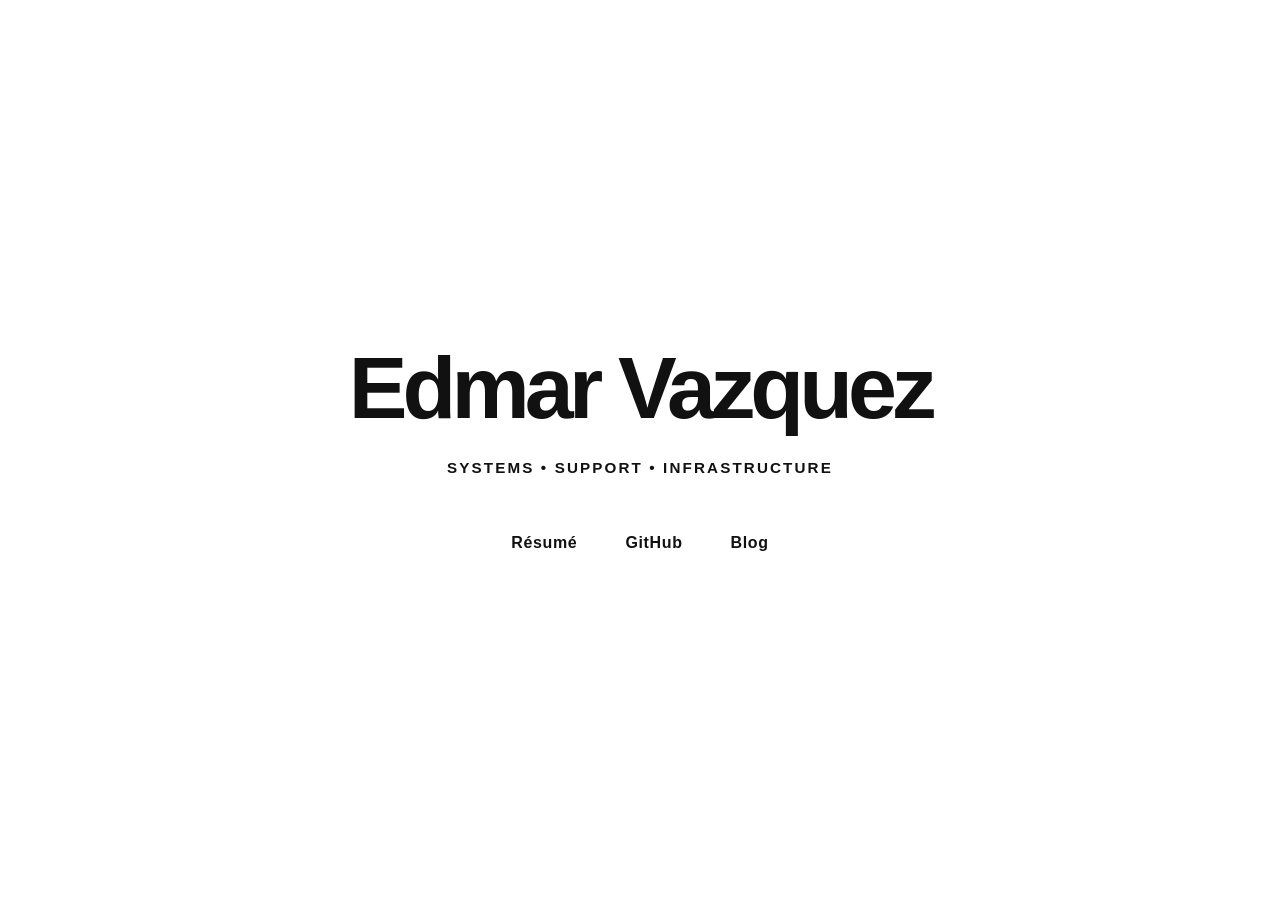
<file: index.html>
<!DOCTYPE html>
<html lang="en">
<head>
    <meta charset="UTF-8">
    <meta name="viewport" content="width=device-width, initial-scale=1">

    <!-- Primary metadata -->
    <title>Edmar Vázquez | Systems • Support • Infrastructure</title>

    <meta
        name="description"
        content="Edmar Vázquez — IT professional based in Puerto Rico with hands-on experience in systems, technical support, infrastructure, networking, cloud services, and troubleshooting."
    >

    <link rel="canonical" href="https://edmarvazquez.xyz/">


    <!-- Styles -->
    <link rel="stylesheet" href="style.css">

    <!-- Analytics -->
    <script
        defer
        src="https://cloud.umami.is/script.js"
        data-website-id="fc9ff47b-417a-457c-b9e2-593366d3e5f8">
    </script>
</head>

<body class="home">

    <main class="home-content">

        <h1>Edmar Vazquez</h1>

        <p class="home-title">Systems • Support • Infrastructure</p>

        <nav class="home-nav" aria-label="Main navigation">

            <a href="resume.html">Résumé</a>

            <a
                href="https://github.com/edmarvazquez-xyz"
                target="_blank"
                rel="noopener noreferrer">
                GitHub
            </a>

            <!--
            Replace this URL with your blog URL once it is ready.
            -->
            <a
                href="https://blog.edmarvazquez.xyz"
                target="_blank"
                rel="noopener noreferrer">
                Blog
            </a>

        </nav>

    </main>

</body>
</html>
</file>
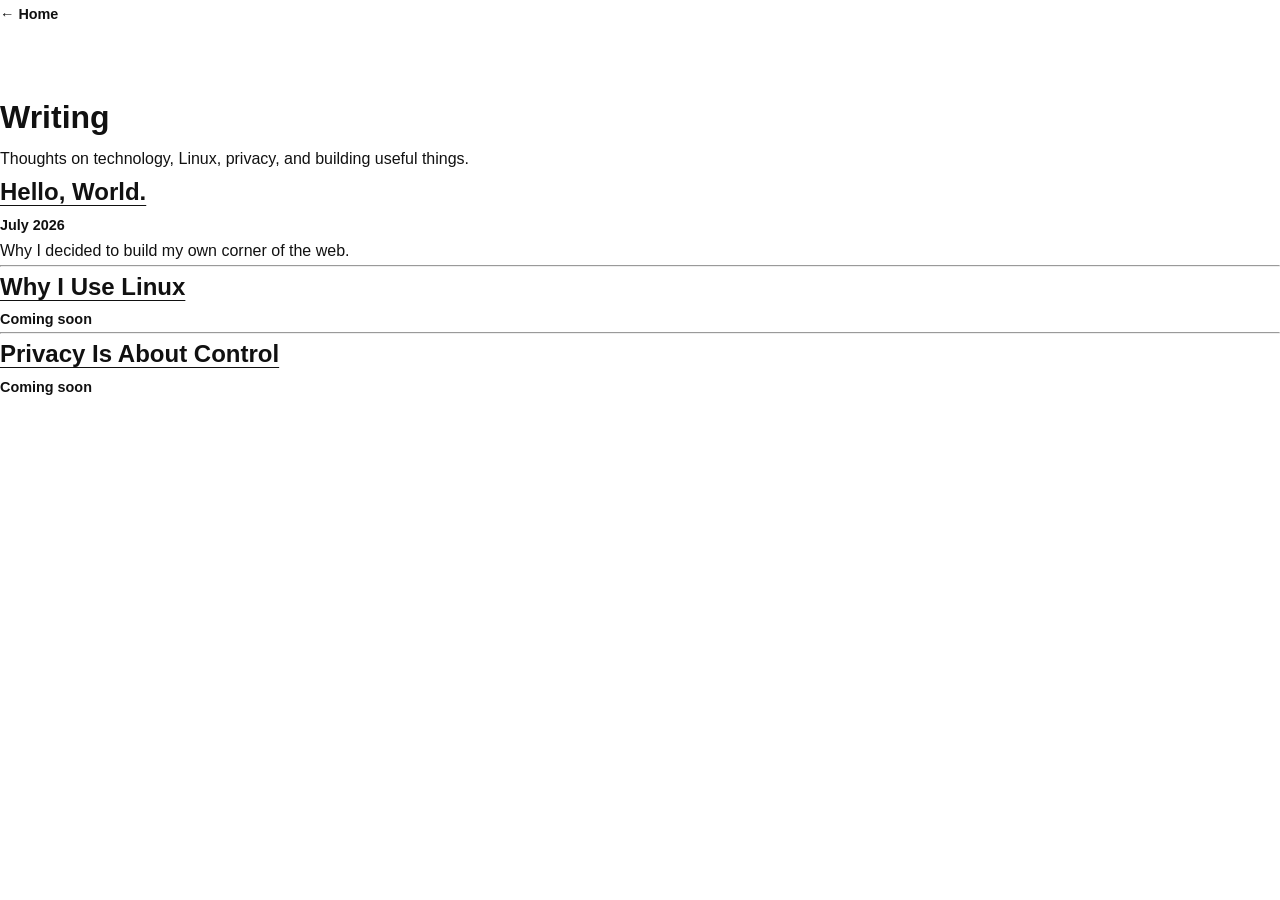
<file: blog.html>
<!DOCTYPE html>
<html lang="en">
<head>

<meta charset="UTF-8">
<meta name="viewport" content="width=device-width, initial-scale=1">

<title>Blog | Edmar Vazquez</title>

<link rel="stylesheet" href="style.css">

</head>

<body>

<main class="page">

<a class="back-link" href="index.html">← Home</a>

<h1>Writing</h1>

<p class="intro">
Thoughts on technology, Linux, privacy, and building useful things.
</p>

<section class="posts">

<article>

<h2>
<a href="posts/first-post.html">
Hello, World.
</a>
</h2>

<p class="date">
July 2026
</p>

<p>
Why I decided to build my own corner of the web.
</p>

</article>

<hr>

<article>

<h2>
<a href="posts/linux-on-thinkpads.html">
Why I Use Linux
</a>
</h2>

<p class="date">
Coming soon
</p>

</article>

<hr>

<article>

<h2>
<a href="posts/privacy-is-about-control.html">
Privacy Is About Control
</a>
</h2>

<p class="date">
Coming soon
</p>

</article>

</section>

</main>

</body>
</html>
</file>
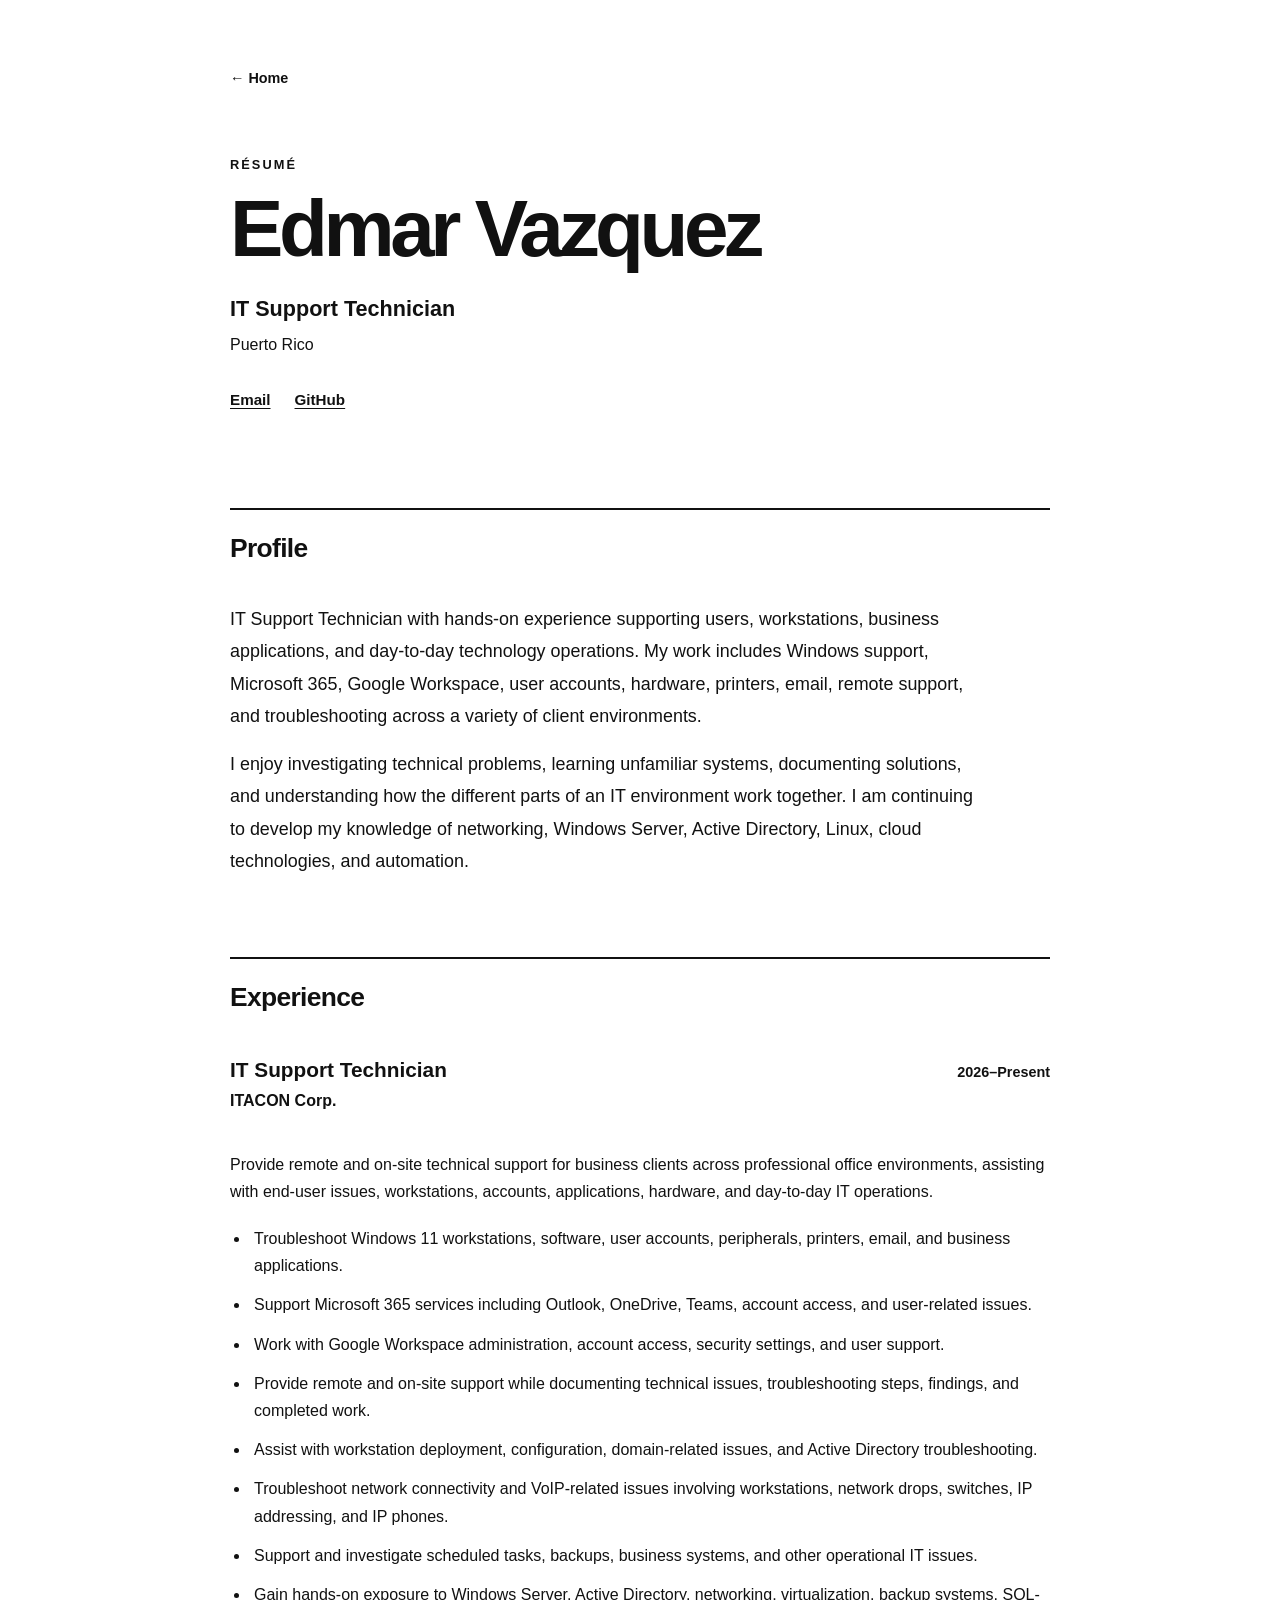
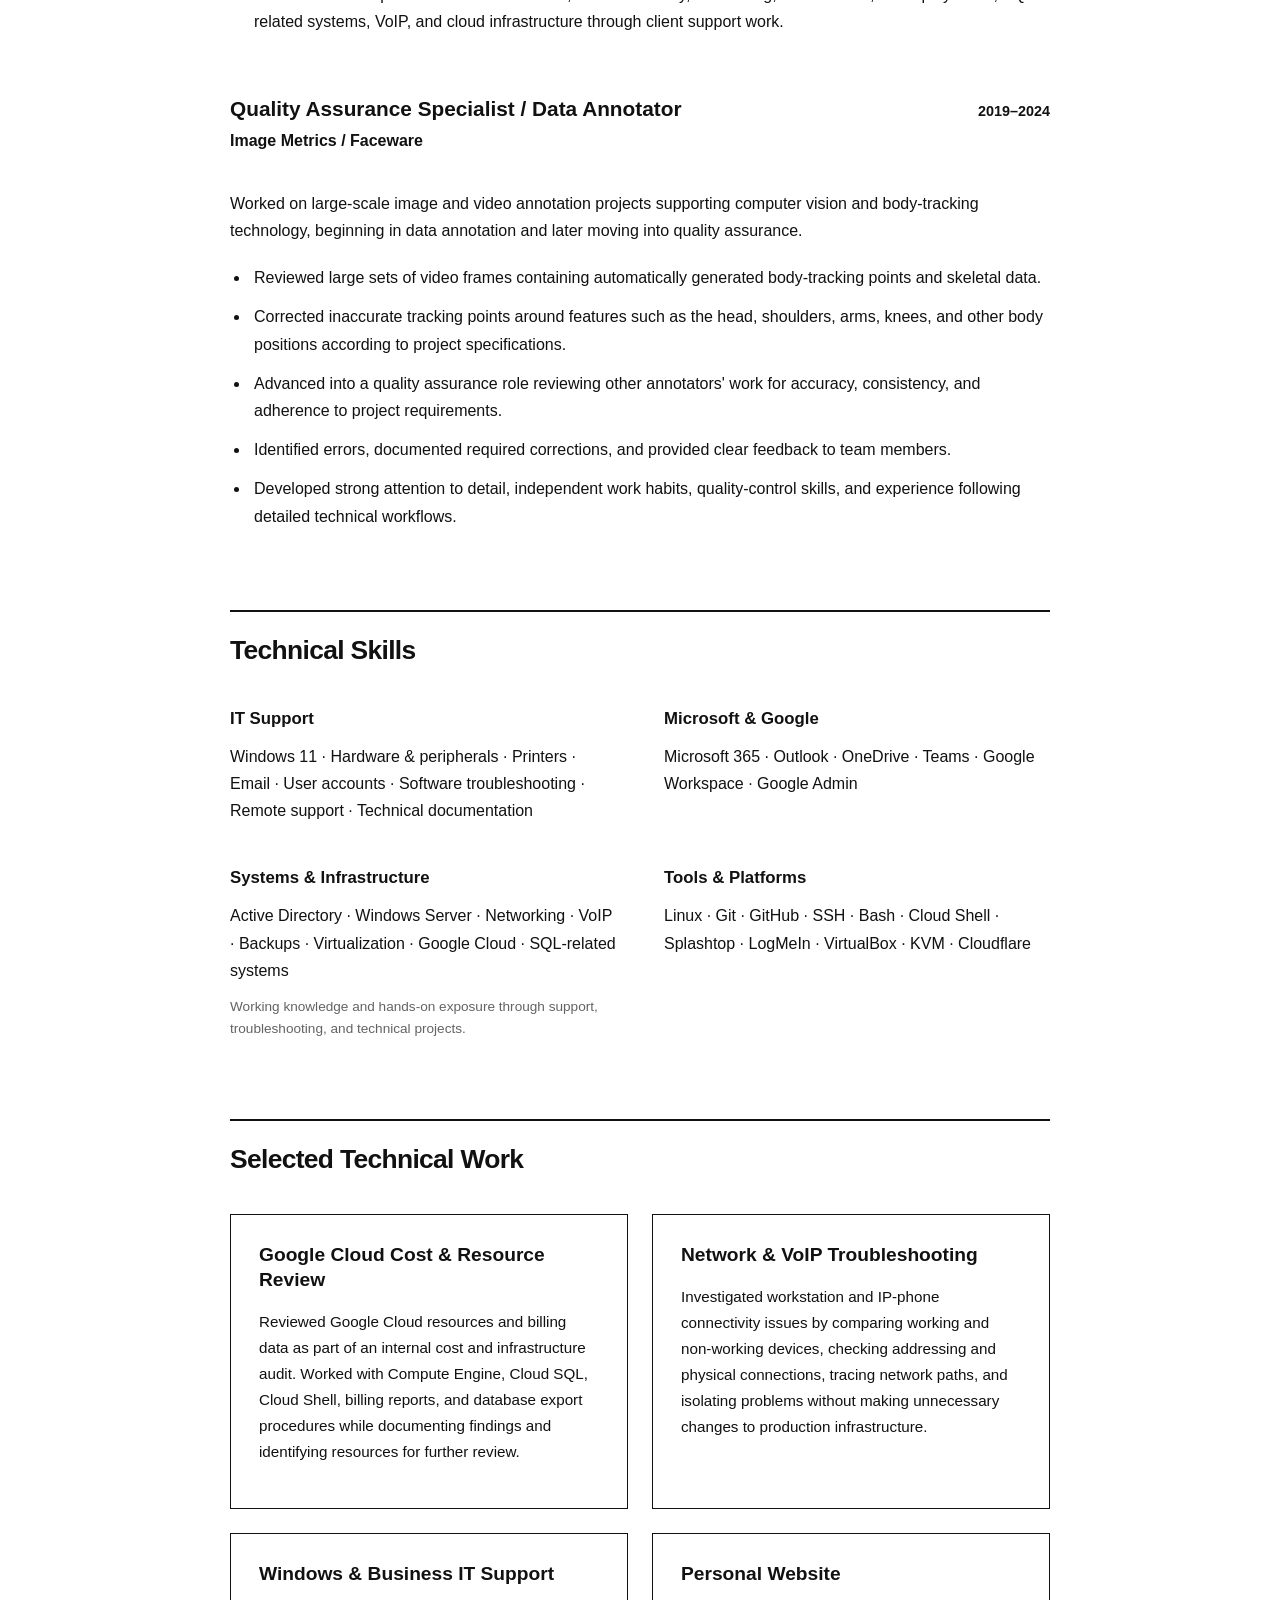
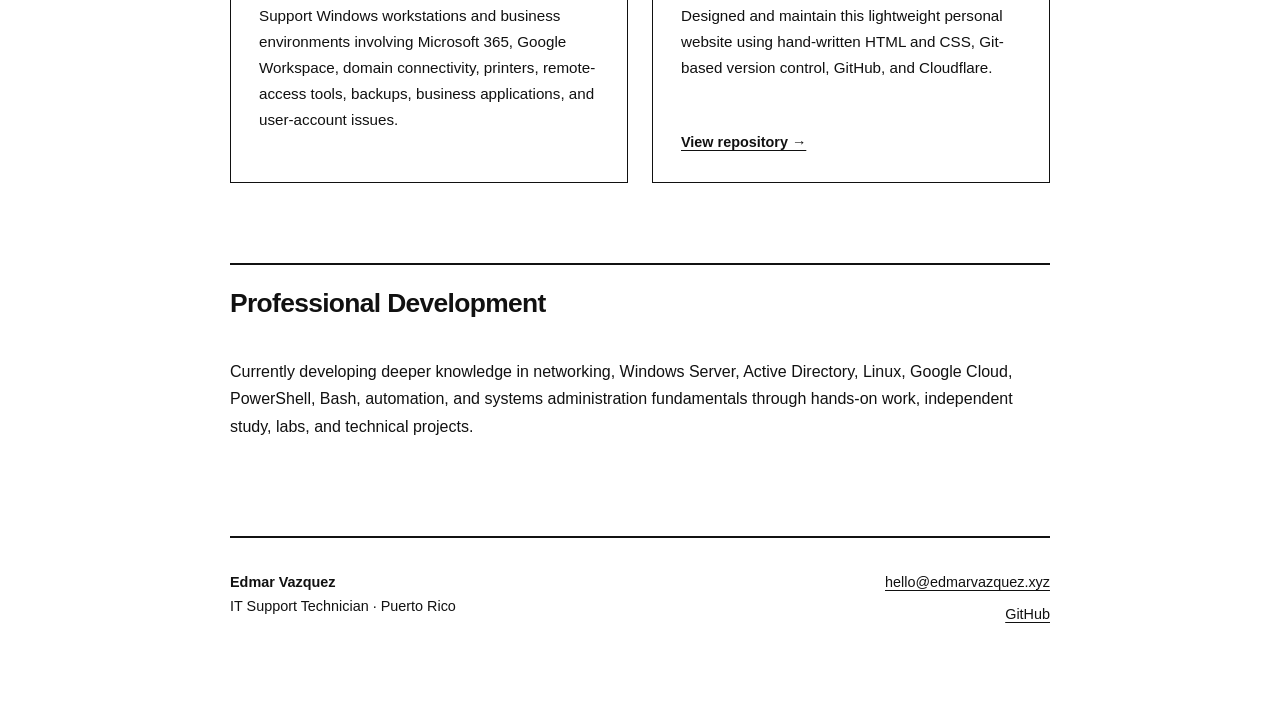
<file: resume.html>
<!DOCTYPE html>
<html lang="en">
<head>
    <meta charset="UTF-8">
    <meta name="viewport" content="width=device-width, initial-scale=1">

    <title>Résumé | Edmar Vazquez</title>

    <meta
        name="description"
        content="Professional résumé of Edmar Vazquez, an IT Support Technician based in Puerto Rico."
    >

    <link rel="stylesheet" href="style.css">

    <script
        defer
        src="https://cloud.umami.is/script.js"
        data-website-id="fc9ff47b-417a-457c-b9e2-593366d3e5f8">
    </script>
</head>

<body class="resume-body">

    <main class="resume">

        <a class="back-link" href="index.html">← Home</a>

        <!-- Header -->

        <header class="resume-header">

            <p class="eyebrow">Résumé</p>

            <h1>Edmar Vazquez</h1>

            <p class="resume-title">IT Support Technician</p>

            <p class="resume-location">
                Puerto Rico
            </p>

            <div class="resume-links">

                <a href="mailto:hello@edmarvazquez.xyz">
                    Email
                </a>

                <a
                    href="https://github.com/edmarvazquez-xyz"
                    target="_blank"
                    rel="noopener noreferrer">
                    GitHub
                </a>

            </div>

        </header>


        <!-- Profile -->

        <section class="resume-section">

            <h2>Profile</h2>

            <p class="profile-text">
                IT Support Technician with hands-on experience supporting
                users, workstations, business applications, and day-to-day
                technology operations. My work includes Windows support,
                Microsoft 365, Google Workspace, user accounts, hardware,
                printers, email, remote support, and troubleshooting across
                a variety of client environments.
            </p>

            <p class="profile-text">
                I enjoy investigating technical problems, learning unfamiliar
                systems, documenting solutions, and understanding how the
                different parts of an IT environment work together. I am
                continuing to develop my knowledge of networking, Windows
                Server, Active Directory, Linux, cloud technologies, and
                automation.
            </p>

        </section>


        <!-- Experience -->

        <section class="resume-section">

            <h2>Experience</h2>

            <article class="experience">

                <div class="experience-header">

                    <div>
                        <h3>IT Support Technician</h3>
                        <p class="organization">ITACON Corp.</p>
                    </div>

                    <p class="date">2026–Present</p>

                </div>

                <p>
                    Provide remote and on-site technical support for business
                    clients across professional office environments, assisting
                    with end-user issues, workstations, accounts, applications,
                    hardware, and day-to-day IT operations.
                </p>

                <ul>
                    <li>
                        Troubleshoot Windows 11 workstations, software,
                        user accounts, peripherals, printers, email, and
                        business applications.
                    </li>

                    <li>
                        Support Microsoft 365 services including Outlook,
                        OneDrive, Teams, account access, and user-related
                        issues.
                    </li>

                    <li>
                        Work with Google Workspace administration, account
                        access, security settings, and user support.
                    </li>

                    <li>
                        Provide remote and on-site support while documenting
                        technical issues, troubleshooting steps, findings,
                        and completed work.
                    </li>

                    <li>
                        Assist with workstation deployment, configuration,
                        domain-related issues, and Active Directory
                        troubleshooting.
                    </li>

                    <li>
                        Troubleshoot network connectivity and VoIP-related
                        issues involving workstations, network drops,
                        switches, IP addressing, and IP phones.
                    </li>

                    <li>
                        Support and investigate scheduled tasks, backups,
                        business systems, and other operational IT issues.
                    </li>

                    <li>
                        Gain hands-on exposure to Windows Server, Active
                        Directory, networking, virtualization, backup
                        systems, SQL-related systems, VoIP, and cloud
                        infrastructure through client support work.
                    </li>
                </ul>

            </article>


            <article class="experience">

                <div class="experience-header">

                    <div>
                        <h3>Quality Assurance Specialist / Data Annotator</h3>
                        <p class="organization">
                            Image Metrics / Faceware
                        </p>
                    </div>

                    <p class="date">2019–2024</p>

                </div>

                <p>
                    Worked on large-scale image and video annotation projects
                    supporting computer vision and body-tracking technology,
                    beginning in data annotation and later moving into quality
                    assurance.
                </p>

                <ul>
                    <li>
                        Reviewed large sets of video frames containing
                        automatically generated body-tracking points and
                        skeletal data.
                    </li>

                    <li>
                        Corrected inaccurate tracking points around features
                        such as the head, shoulders, arms, knees, and other
                        body positions according to project specifications.
                    </li>

                    <li>
                        Advanced into a quality assurance role reviewing
                        other annotators' work for accuracy, consistency,
                        and adherence to project requirements.
                    </li>

                    <li>
                        Identified errors, documented required corrections,
                        and provided clear feedback to team members.
                    </li>

                    <li>
                        Developed strong attention to detail, independent
                        work habits, quality-control skills, and experience
                        following detailed technical workflows.
                    </li>
                </ul>

            </article>

        </section>


        <!-- Skills -->

        <section class="resume-section">

            <h2>Technical Skills</h2>

            <div class="skills">

                <div class="skill-group">

                    <h3>IT Support</h3>

                    <p>
                        Windows 11 · Hardware & peripherals · Printers ·
                        Email · User accounts · Software troubleshooting ·
                        Remote support · Technical documentation
                    </p>

                </div>


                <div class="skill-group">

                    <h3>Microsoft & Google</h3>

                    <p>
                        Microsoft 365 · Outlook · OneDrive · Teams ·
                        Google Workspace · Google Admin
                    </p>

                </div>


                <div class="skill-group">

                    <h3>Systems & Infrastructure</h3>

                    <p>
                        Active Directory · Windows Server · Networking ·
                        VoIP · Backups · Virtualization · Google Cloud ·
                        SQL-related systems
                    </p>

                    <p class="skill-note">
                        Working knowledge and hands-on exposure through
                        support, troubleshooting, and technical projects.
                    </p>

                </div>


                <div class="skill-group">

                    <h3>Tools & Platforms</h3>

                    <p>
                        Linux · Git · GitHub · SSH · Bash · Cloud Shell ·
                        Splashtop · LogMeIn · VirtualBox · KVM · Cloudflare
                    </p>

                </div>

            </div>

        </section>


        <!-- Selected Technical Work -->

        <section class="resume-section">

            <h2>Selected Technical Work</h2>

            <div class="work-list">

                <article class="work-item">

                    <h3>Google Cloud Cost & Resource Review</h3>

                    <p>
                        Reviewed Google Cloud resources and billing data as
                        part of an internal cost and infrastructure audit.
                        Worked with Compute Engine, Cloud SQL, Cloud Shell,
                        billing reports, and database export procedures while
                        documenting findings and identifying resources for
                        further review.
                    </p>

                </article>


                <article class="work-item">

                    <h3>Network & VoIP Troubleshooting</h3>

                    <p>
                        Investigated workstation and IP-phone connectivity
                        issues by comparing working and non-working devices,
                        checking addressing and physical connections, tracing
                        network paths, and isolating problems without making
                        unnecessary changes to production infrastructure.
                    </p>

                </article>


                <article class="work-item">

                    <h3>Windows & Business IT Support</h3>

                    <p>
                        Support Windows workstations and business environments
                        involving Microsoft 365, Google Workspace, domain
                        connectivity, printers, remote-access tools, backups,
                        business applications, and user-account issues.
                    </p>

                </article>


                <article class="work-item">

                    <h3>Personal Website</h3>

                    <p>
                        Designed and maintain this lightweight personal website
                        using hand-written HTML and CSS, Git-based version
                        control, GitHub, and Cloudflare.
                    </p>

                    <a
                        class="inline-link"
                        href="https://github.com/edmarvazquez-xyz/edmarvazquez-website"
                        target="_blank"
                        rel="noopener noreferrer">
                        View repository →
                    </a>

                </article>

            </div>

        </section>


        <!-- Professional Development -->

        <section class="resume-section">

            <h2>Professional Development</h2>

            <p>
                Currently developing deeper knowledge in networking,
                Windows Server, Active Directory, Linux, Google Cloud,
                PowerShell, Bash, automation, and systems administration
                fundamentals through hands-on work, independent study,
                labs, and technical projects.
            </p>

        </section>


        <!-- Footer / Contact -->

        <footer class="resume-footer">

            <p>
                <strong>Edmar Vazquez</strong><br>
                IT Support Technician · Puerto Rico
            </p>

            <div class="footer-links">

                <a href="mailto:hello@edmarvazquez.xyz">
                    hello@edmarvazquez.xyz
                </a>

                <a
                    href="https://github.com/edmarvazquez-xyz"
                    target="_blank"
                    rel="noopener noreferrer">
                    GitHub
                </a>

            </div>

        </footer>

    </main>

</body>
</html>
</file>
<file: style.css>
/* =========================================================
   edmarvazquez.xyz
   Minimal shared stylesheet
   ========================================================= */


/* ---------- Reset ---------- */

* {
    margin: 0;
    padding: 0;
    box-sizing: border-box;
}


/* ---------- Base ---------- */

html {
    font-size: 16px;
}

body {
    background: #fff;
    color: #111;

    font-family:
        Inter,
        -apple-system,
        BlinkMacSystemFont,
        "Segoe UI",
        Helvetica,
        Arial,
        sans-serif;

    line-height: 1.7;

    -webkit-font-smoothing: antialiased;
    text-rendering: optimizeLegibility;
}

a {
    color: inherit;
    text-decoration-thickness: 1px;
    text-underline-offset: 0.2em;
}

a:hover {
    opacity: 0.55;
}


/* =========================================================
   HOME
   ========================================================= */

body.home {
    min-height: 100vh;

    display: flex;
    align-items: center;
    justify-content: center;

    padding: 2.5rem;
}

.home-content {
    width: 100%;
    max-width: 760px;

    text-align: center;
}

.home h1 {
    margin: 0;

    font-size: clamp(3rem, 8vw, 5.5rem);
    font-weight: 800;
    line-height: 1;
    letter-spacing: -0.055em;
}

.home-title {
    margin-top: 1.4rem;

    font-size: 0.95rem;
    font-weight: 700;
    letter-spacing: 0.14em;
    text-transform: uppercase;
}

.home-nav {
    margin-top: 3rem;

    display: flex;
    align-items: center;
    justify-content: center;
    flex-wrap: wrap;

    gap: 1.25rem 3rem;
}

.home-nav a {
    font-size: 1rem;
    font-weight: 650;
    letter-spacing: 0.04em;

    text-decoration: none;

    transition: opacity 0.2s ease;
}


/* =========================================================
   RESUME
   ========================================================= */

.resume-body {
    padding: 4rem 2rem 6rem;
}

.resume {
    width: 100%;
    max-width: 820px;

    margin: 0 auto;
}


/* ---------- Navigation ---------- */

.back-link {
    display: inline-block;

    margin-bottom: 4rem;

    font-size: 0.9rem;
    font-weight: 700;

    text-decoration: none;
}


/* ---------- Header ---------- */

.resume-header {
    margin-bottom: 6rem;
}

.eyebrow {
    margin-bottom: 0.8rem;

    font-size: 0.8rem;
    font-weight: 800;
    letter-spacing: 0.16em;
    text-transform: uppercase;
}

.resume-header h1 {
    font-size: clamp(3rem, 7vw, 5rem);
    font-weight: 800;
    line-height: 1;
    letter-spacing: -0.055em;
}

.resume-title {
    margin-top: 1.4rem;

    font-size: 1.35rem;
    font-weight: 700;
}

.resume-location {
    margin-top: 0.2rem;

    font-size: 1rem;
}

.resume-links {
    display: flex;
    flex-wrap: wrap;

    gap: 1.5rem;

    margin-top: 1.75rem;
}

.resume-links a {
    font-size: 0.95rem;
    font-weight: 700;
}


/* ---------- Sections ---------- */

.resume-section {
    margin-bottom: 5rem;
}

.resume-section > h2 {
    margin-bottom: 2rem;
    padding-top: 1rem;

    border-top: 2px solid #111;

    font-size: 1.65rem;
    font-weight: 800;
    letter-spacing: -0.025em;
}

.resume-section p {
    margin-bottom: 1rem;
}

.profile-text {
    max-width: 760px;

    font-size: 1.12rem;
    line-height: 1.8;
}


/* ---------- Experience ---------- */

.experience {
    margin-bottom: 3.5rem;
}

.experience:last-child {
    margin-bottom: 0;
}

.experience-header {
    display: flex;
    justify-content: space-between;
    align-items: baseline;

    gap: 2rem;

    margin-bottom: 1.25rem;
}

.experience h3 {
    font-size: 1.3rem;
    font-weight: 800;
}

.organization {
    margin: 0;

    font-size: 1rem;
    font-weight: 600;
}

.date {
    margin: 0;

    white-space: nowrap;

    font-size: 0.9rem;
    font-weight: 700;
}

.experience ul {
    margin-top: 1.25rem;
    padding-left: 1.25rem;
}

.experience li {
    margin-bottom: 0.75rem;
    padding-left: 0.25rem;
}


/* ---------- Skills ---------- */

.skills {
    display: grid;

    grid-template-columns:
        repeat(2, minmax(0, 1fr));

    gap: 2.5rem 3rem;
}

.skill-group h3 {
    margin-bottom: 0.6rem;

    font-size: 1.05rem;
    font-weight: 800;
}

.skill-group p {
    margin: 0;
}

.skill-note {
    margin-top: 0.75rem !important;

    font-size: 0.85rem;
    line-height: 1.6;

    opacity: 0.65;
}


/* ---------- Selected work ---------- */

.work-list {
    display: grid;

    grid-template-columns:
        repeat(2, minmax(0, 1fr));

    gap: 1.5rem;
}

.work-item {
    min-height: 250px;

    display: flex;
    flex-direction: column;

    padding: 1.75rem;

    border: 1.5px solid #111;
}

.work-item h3 {
    margin-bottom: 1rem;

    font-size: 1.2rem;
    font-weight: 800;
    line-height: 1.3;
}

.work-item p {
    font-size: 0.95rem;
    line-height: 1.7;
}

.inline-link {
    margin-top: auto;
    padding-top: 1rem;

    font-size: 0.9rem;
    font-weight: 700;
}


/* ---------- Footer ---------- */

.resume-footer {
    margin-top: 6rem;
    padding-top: 2rem;

    border-top: 2px solid #111;

    display: flex;
    justify-content: space-between;

    gap: 3rem;

    font-size: 0.9rem;
}

.footer-links {
    display: flex;
    flex-direction: column;

    align-items: flex-end;

    gap: 0.5rem;
}


/* =========================================================
   RESPONSIVE
   ========================================================= */

@media (max-width: 700px) {

    body.home {
        padding: 1.5rem;
    }

    .home h1 {
        font-size: clamp(2.8rem, 14vw, 4rem);
    }

    .home-title {
        margin-top: 1.2rem;

        font-size: 0.8rem;
    }

    .home-nav {
        margin-top: 2.5rem;

        gap: 1rem 2rem;
    }


    /* Resume */

    .resume-body {
        padding:
            2rem
            1.4rem
            4rem;
    }

    .back-link {
        margin-bottom: 3rem;
    }

    .resume-header {
        margin-bottom: 4.5rem;
    }

    .resume-header h1 {
        font-size: clamp(2.8rem, 14vw, 4rem);
    }

    .resume-section {
        margin-bottom: 4rem;
    }

    .profile-text {
        font-size: 1.05rem;
    }

    .experience-header {
        flex-direction: column;
        align-items: flex-start;

        gap: 0.25rem;
    }

    .skills,
    .work-list {
        grid-template-columns: 1fr;
    }

    .work-item {
        min-height: auto;
    }

    .resume-footer {
        flex-direction: column;

        gap: 1.5rem;
    }

    .footer-links {
        align-items: flex-start;
    }
}


/* =========================================================
   PRINT
   ========================================================= */

@media print {

    body {
        color: #000;
    }

    .resume-body {
        padding: 0;
    }

    .resume {
        max-width: none;
    }

    .back-link {
        display: none;
    }

    .resume-header {
        margin-bottom: 2.5rem;
    }

    .resume-section {
        margin-bottom: 2.5rem;
    }

    .resume-section > h2 {
        border-top-width: 1px;
    }

    .experience,
    .skill-group,
    .work-item {
        break-inside: avoid;
    }

    .work-item {
        min-height: auto;
        border-width: 1px;
    }

    a {
        text-decoration: none;
    }
}
</file>
